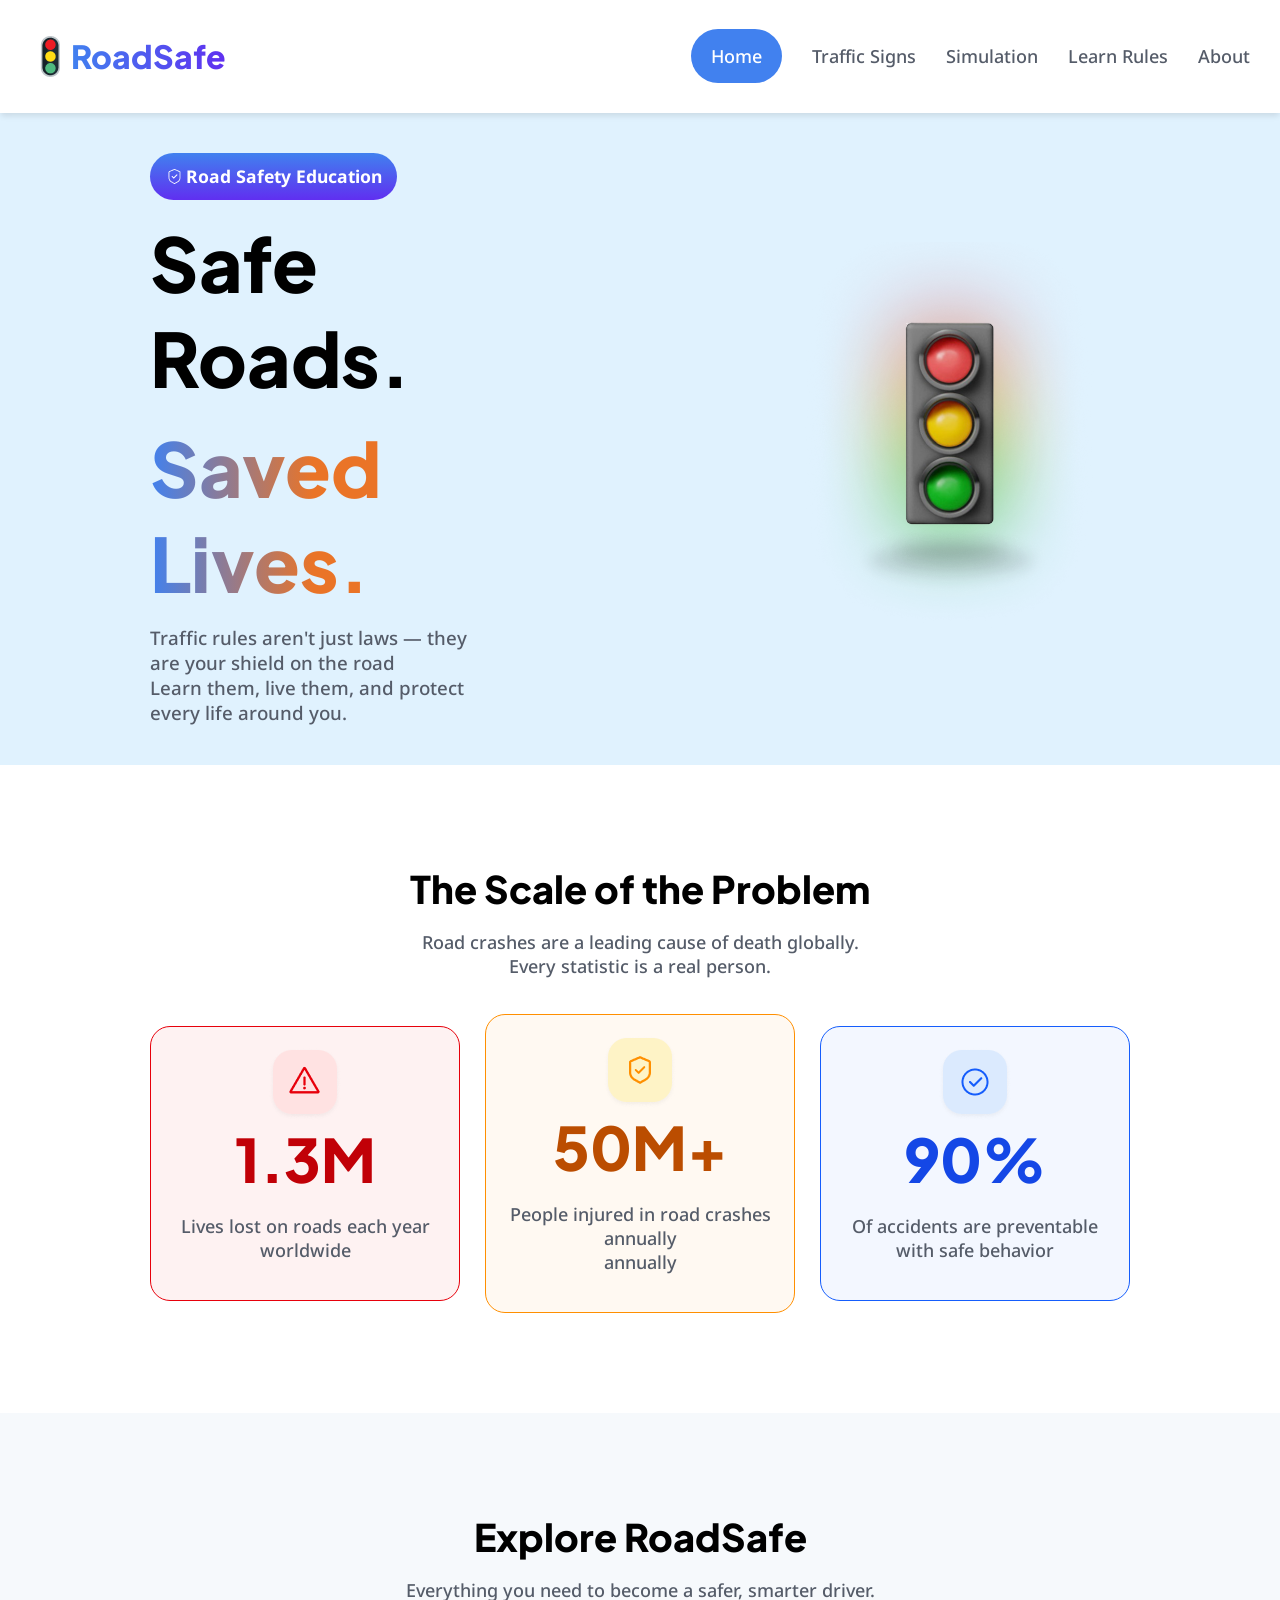
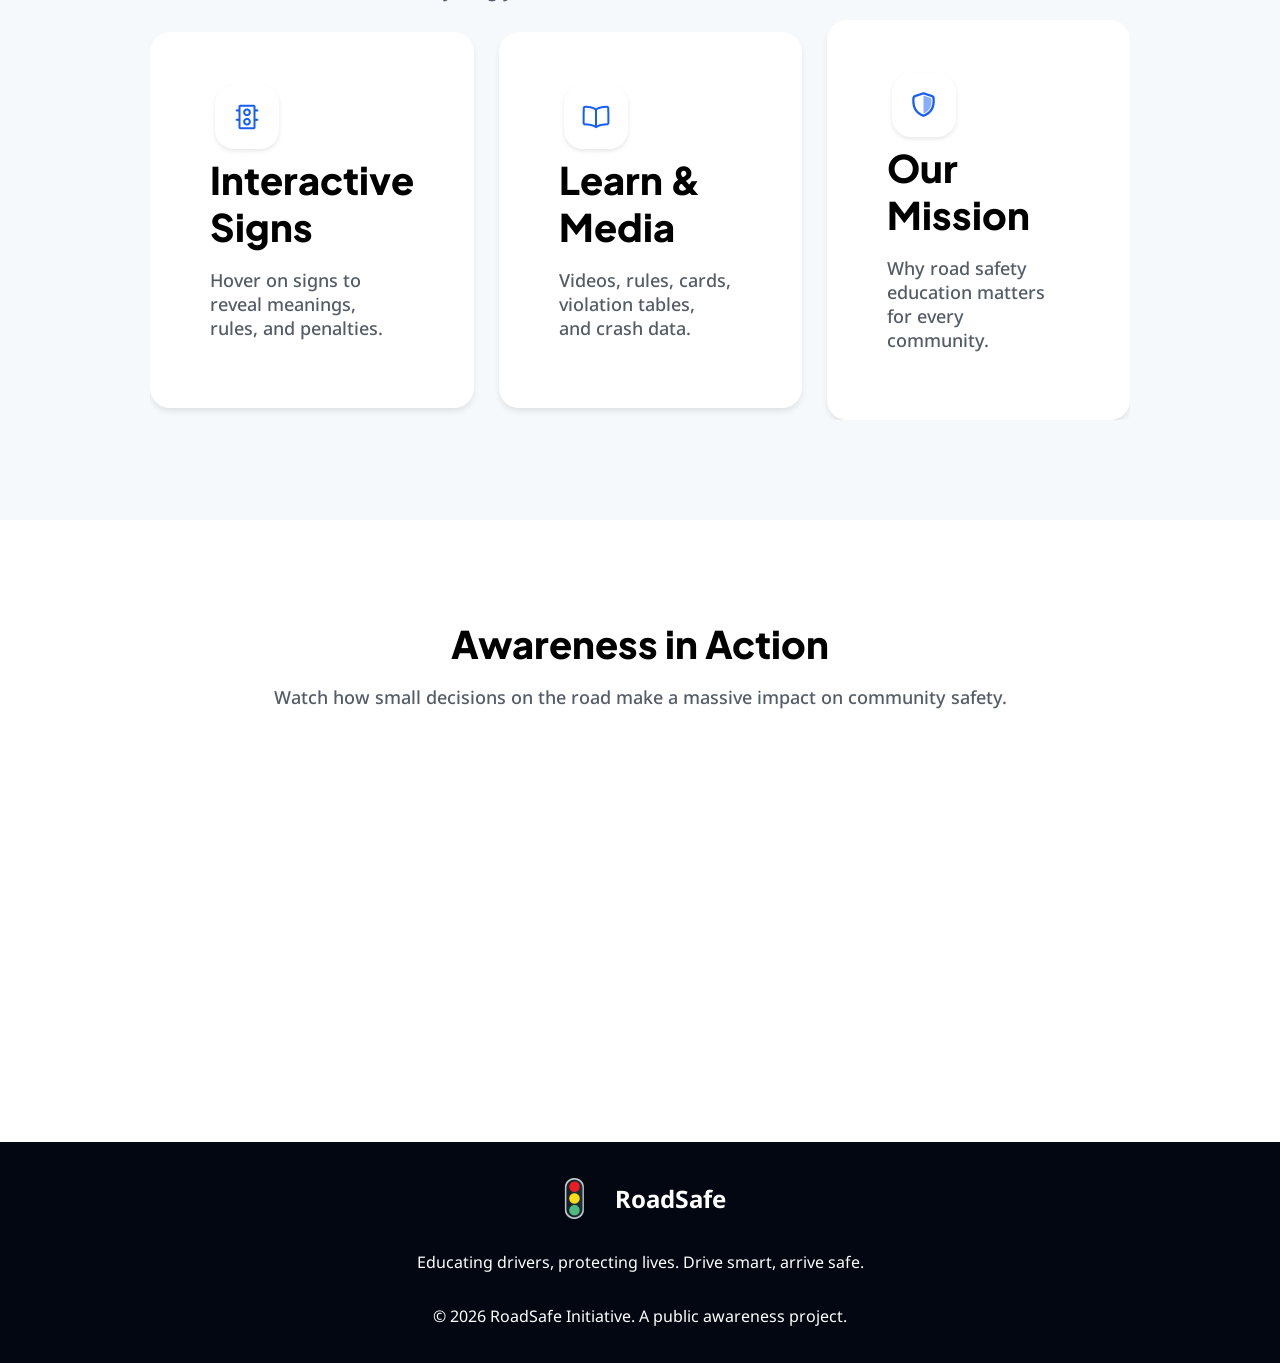
<file: index.html>
<!DOCTYPE html>
<html lang="en">
<head>
    <meta charset="UTF-8">
    <meta name="viewport" content="width=device-width, initial-scale=1.0">
    <title>RoadSafe</title>
    <link rel="stylesheet" href="styles.css">
    <link rel="preconnect" href="https://fonts.googleapis.com">
    <link rel="preconnect" href="https://fonts.gstatic.com" crossorigin>
    <link href="https://fonts.googleapis.com/css2?family=Jost:ital,wght@0,100..900;1,100..900&family=Noto+Sans+Georgian:wght@100..900&family=Plus+Jakarta+Sans:ital,wght@0,200..800;1,200..800&display=swap" rel="stylesheet">
</head>
<body>
    <main class="page-wrapper">
        <div class="navbar">
            <div class="logo">
                <img src="Assets/Index/emojione-v1_vertical-traffic-light.png" alt="">
                <h1 class="roadSafeTitle">RoadSafe</h1>
            </div>
            <div class="list">
                <li><a href="index.html" class="current">Home</a></li>
                <li><a href="traffic_signs.html">Traffic Signs</a></li>
                <li><a href="simulation.html">Simulation</a></li>
                <li><a href="learn-rules-1.html">Learn Rules</a></li>
                <li><a href="about.html">About</a></li>
            </div>
        </div>
        <section>
            <div class="container">
                <div class="container-2">
                    <div class="rectangle">
                        <img src="Assets/Index/iconamoon_shield-yes-thin.png" alt="">
                        <h3>Road Safety Education</h3>
                    </div>
                    <h1>Safe Roads.</h1>
                    <h1 class="linear-gradient">Saved Lives.</h1>
                    <h3 class="statement">Traffic rules aren't just laws — they are your shield on the road <br> 
                        Learn them, live them, and protect every life around you.</h3>
                </div>
                <div class="container-2">
                    <img src="Assets/Index/Group 48 (1).png" style="width:90%; height: auto;">
                </div>
            </div>
        </section>
        <section class="section-2">
            <h1>The Scale of the Problem</h1>
            <p>Road crashes are a leading cause of death globally. <br> Every statistic is a real person.</p>
            <br>
            <div class="container">
                <div class="stat-container">
                    <img src="Assets/Index/Group 28.png">
                    <h1>1.3M</h1>
                    <p>Lives lost on roads each year <br> worldwide</p>
                </div>
                <div class="stat-container" style="background-color: rgba(255, 143, 0, 0.05);
                    border: 1px solid rgb(255, 143, 0);">
                    <img src="Assets/Index/Group 29.png">
                    <h1 style="color: rgb(187, 77, 0)">50M+</h1>
                    <p>People injured in road crashes annually <br> annually</p>
                </div>
                <div class="stat-container" style="background-color: rgba(21, 93, 252, 0.05);
                    border: 1px solid rgb(21, 93, 252);">
                    <img src="Assets/Index/Group 28 (3).png">
                    <h1 style="color: rgb(20, 71, 230)">90%</h1>
                    <p>Of accidents are preventable <br> with safe behavior</p>
                </div>
            </div>
        </section>
        <section class="section-2" style="background-color: #F6F9FC;">
            <h1>Explore RoadSafe</h1>
            <p>Everything you need to become a safer, smarter driver.</p>
            <div class="container">
                <div class="feature-container">
                    <img src="Assets/Index/Group 48 (2).png" alt="">
                    <h1>Interactive Signs</h1>
                    <p>Hover on signs to reveal meanings, <br> rules, and penalties.</p>
                </div>
                <div class="feature-container">
                    <img src="Assets/Index/Group 49 (1).png" alt="">
                    <h1>Learn & Media</h1>
                    <p>Videos, rules, cards, violation tables,  <br> and crash data.</p>
                </div>
                <div class="feature-container">
                    <img src="Assets/Index/Group 51 (1).png" alt="">
                    <h1>Our Mission</h1>
                    <p>Why road safety education matters <br> for every community.</p>
                </div>
            </div>
        </section>
        <section class="section-2" style="background-color: #FFFFFF;">
            <h1>Awareness in Action</h1>
            <p>Watch how small decisions on the road make a massive impact on community safety.</p>
            <iframe width="560" height="315" src="https://www.youtube.com/embed/T61GJQ5M3eo?si=IejZIsbYE4IAzFta" title="YouTube video player" frameborder="0" allow="accelerometer; autoplay; clipboard-write; encrypted-media; gyroscope; picture-in-picture; web-share" referrerpolicy="strict-origin-when-cross-origin" allowfullscreen></iframe>
        </section>
        <section class="footer">
            <div class="footer-container">
                <img src="Assets/Index/emojione-v1_vertical-traffic-light.png" alt="">
                <h1>RoadSafe</h1>
            </div>
            <p>Educating drivers, protecting lives. Drive smart, arrive safe.</p>
            <p>© 2026 RoadSafe Initiative. A public awareness project.</p>
        </section>
    </main>
</body>
</html>
</file>
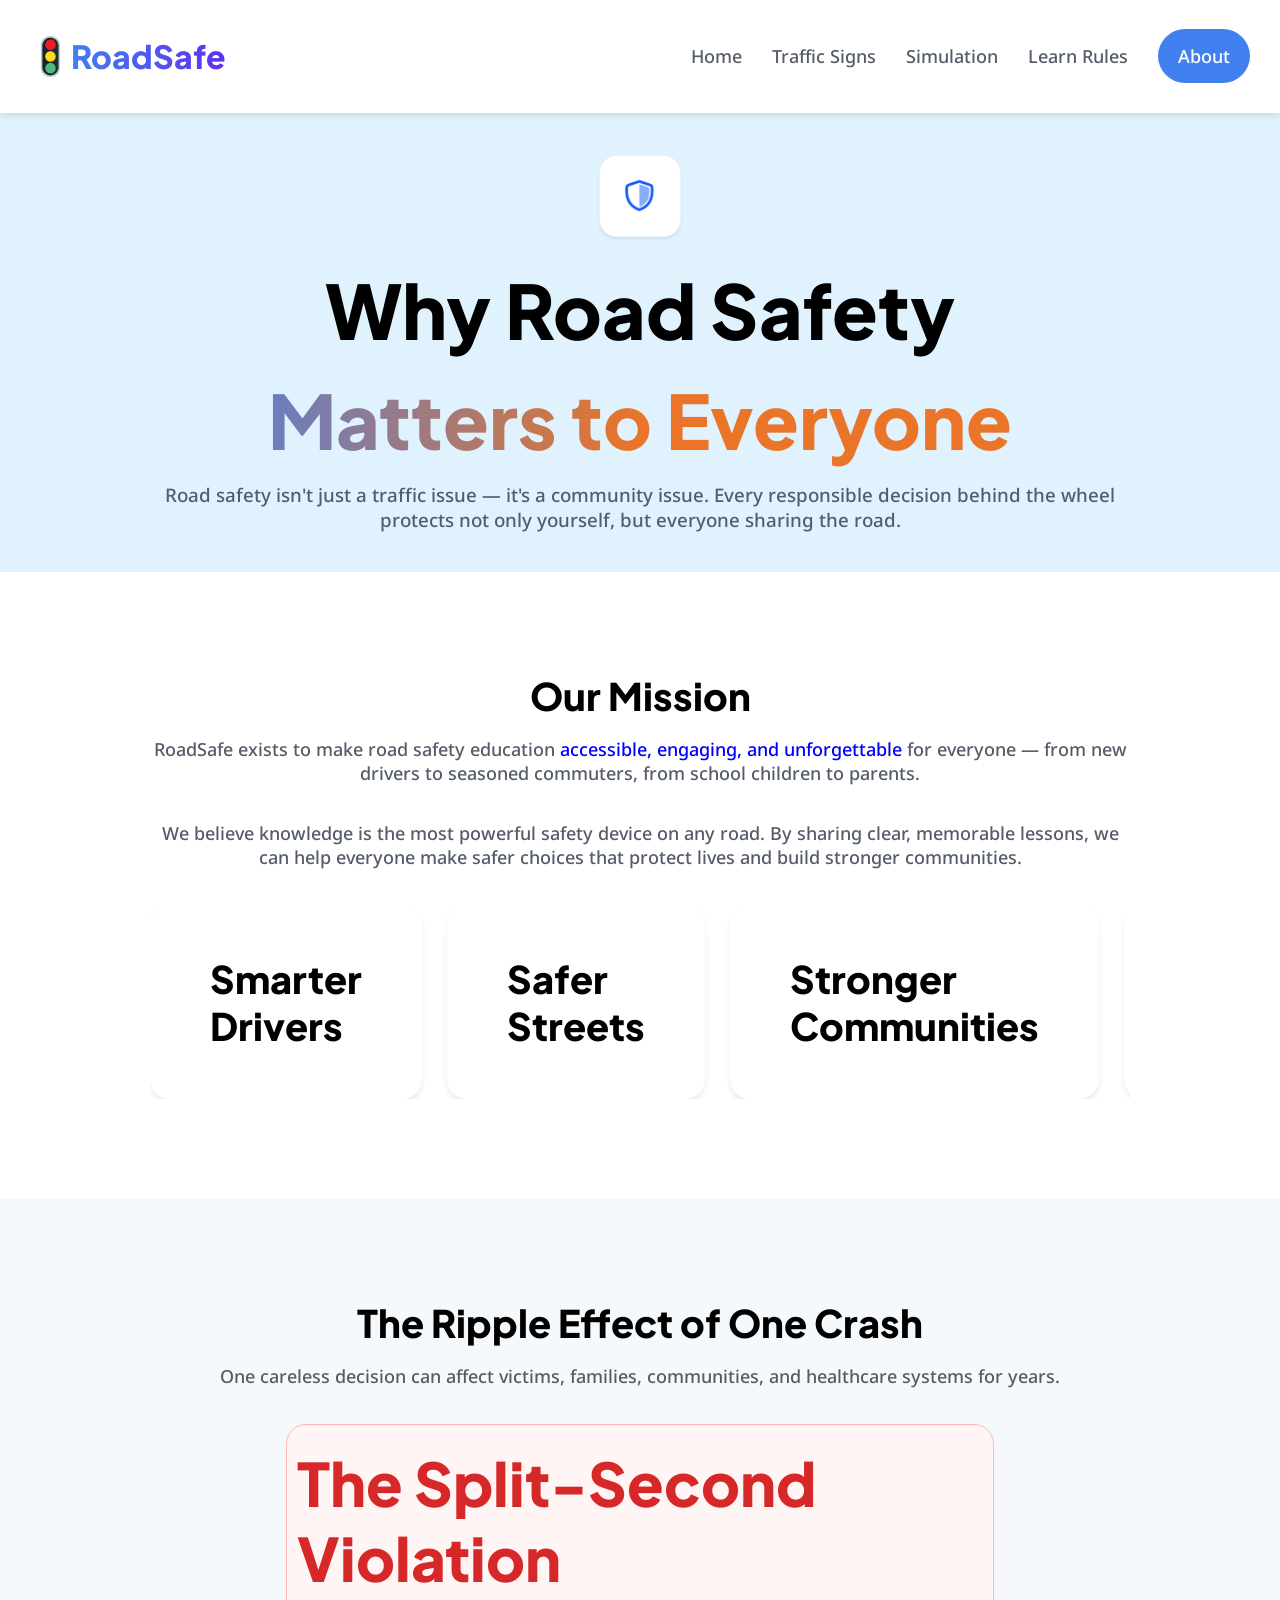
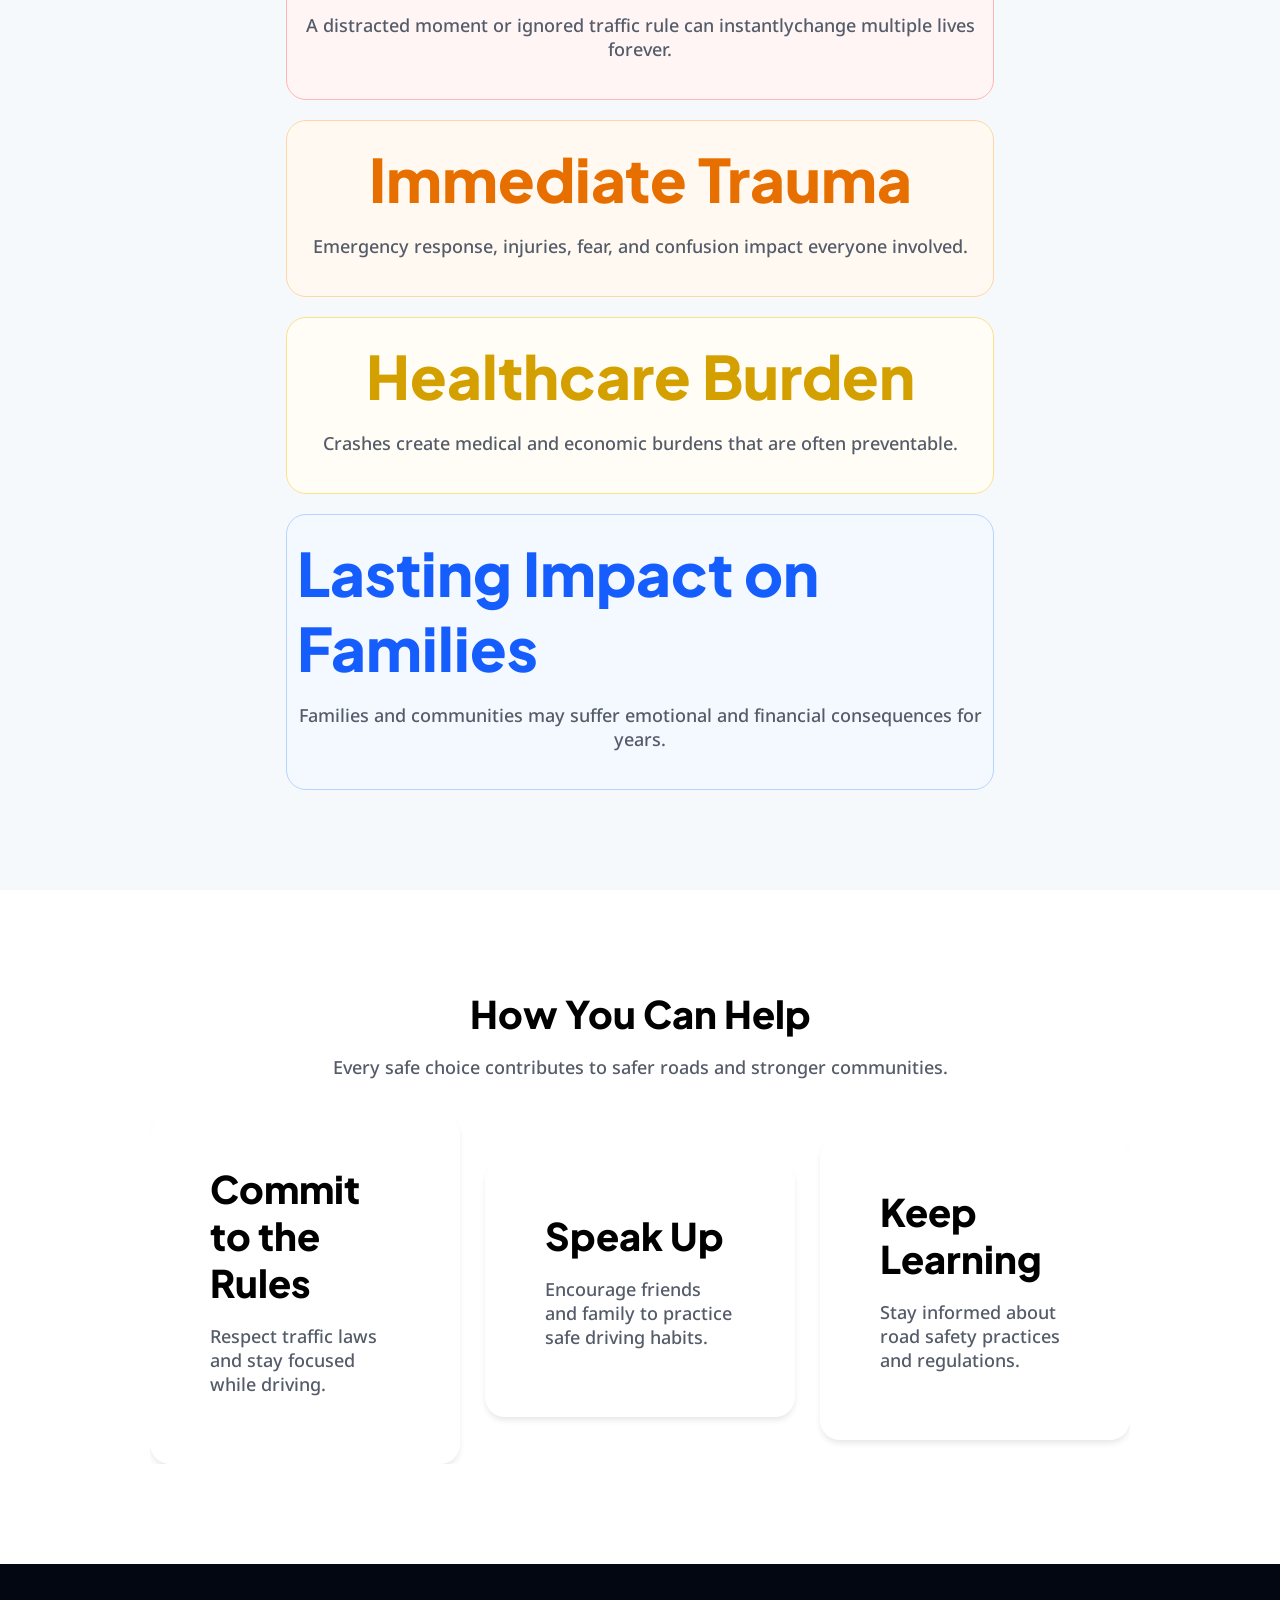
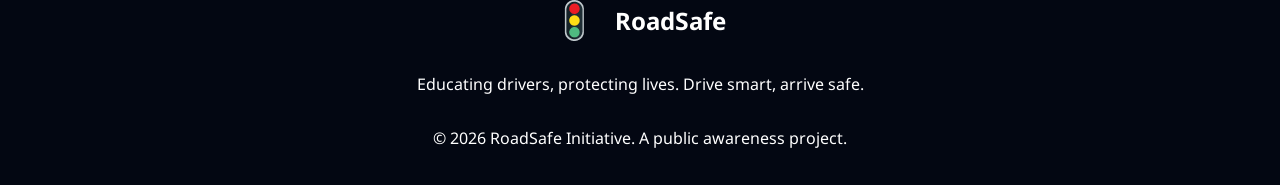
<file: about.html>
<!DOCTYPE html>
<html lang="en">
<head>
    <meta charset="UTF-8">
    <meta name="viewport" content="width=device-width, initial-scale=1.0">
    <title>RoadSafe</title>
    <link rel="stylesheet" href="styles.css">
    <link rel="preconnect" href="https://fonts.googleapis.com">
    <link rel="preconnect" href="https://fonts.gstatic.com" crossorigin>
    <link href="https://fonts.googleapis.com/css2?family=Jost:ital,wght@0,100..900;1,100..900&family=Noto+Sans+Georgian:wght@100..900&family=Plus+Jakarta+Sans:ital,wght@0,200..800;1,200..800&display=swap" rel="stylesheet">
</head>

<body>
<main class="page-wrapper">
  <div class="navbar">
    <div class="logo">
        <img src="Assets/Index/emojione-v1_vertical-traffic-light.png" alt="">
        <h1 class="roadSafeTitle">RoadSafe</h1>
    </div>
    <div class="list">
        <li><a href="index.html">Home</a></li>
        <li><a href="traffic_signs.html">Traffic Signs</a></li>
        <li><a href="simulation.html">Simulation</a></li>
        <li><a href="learn-rules-1.html">Learn Rules</a></li>
        <li><a href="about.html" class="current">About</a></li>
    </div>
</div>
    <section>
        <div class="container">
            <div class="container-2" style="text-align: center;">
                <div>
                    <img src="Assets/About/Group 40 (1).png" style="width:90px; height:auto;">
                </div>
                <h1>Why Road Safety</h1>
                <h1 class="linear-gradient">Matters to Everyone</h1>

                <h3 class="statement">
                    Road safety isn't just a traffic issue — it's a community issue.
                    Every responsible decision behind the wheel protects not only
                    yourself, but everyone sharing the road.
                </h3>
            </div>
        </div>
    </section>

    <section class="section-2">
        <h1>Our Mission</h1>
        <p>RoadSafe exists to make road safety education 
        <span style="color: blue;">accessible, engaging, and unforgettable</span>
        for everyone — from new drivers to seasoned commuters, from school children to parents.</p>
        <p>We believe knowledge is the most powerful safety device on any road.  By sharing clear, memorable lessons, we can help everyone make safer choices that protect lives and build stronger communities. </p>
        <br>

        <div class="container">
            <div class="feature-container">
                <h1>Smarter Drivers</h1>
            </div>
            <div class="feature-container">
                <h1>Safer Streets</h1>
            </div>
            <div class="feature-container">
                <h1>Stronger Communities</h1>
            </div>
             <div class="feature-container">
                <h1>Protected Lives</h1>
            </div>
        </div>
    </section>

    <section class="section-2" style="background-color:#F6F9FC;">

        <h1>The Ripple Effect of One Crash</h1>
        <p> One careless decision can affect victims, families, communities, and healthcare systems for years.</p>
        <br>
        <div class="container" style="flex-direction:column; gap:20px; width:100%;">
            <div class="stat-container"
                style="width:70%; border:1px solid #ffb6b6; background:#fff5f5;">
                <h1 style="color:#d62828;">The Split-Second Violation</h1>
                <p>A distracted moment or ignored traffic rule can instantlychange multiple lives forever.</p>
            </div>
            <div class="stat-container"
                style="width:70%; border:1px solid #ffd6a5; background:#fff9f2;">
                <h1 style="color:#e76f00;">Immediate Trauma</h1>
                <p>Emergency response, injuries, fear, and confusion impact everyone involved.</p>
            </div>
            <div class="stat-container"
                style="width:70%; border:1px solid #ffe08a; background:#fffdf5;">
                <h1 style="color:#d4a000;">Healthcare Burden</h1>
                <p> Crashes create medical and economic burdens that are often preventable.</p>
            </div>
            <div class="stat-container"
                style="width:70%; border:1px solid #b6d4ff; background:#f4f8ff;">
                <h1 style="color:#155dfc;">Lasting Impact on Families</h1>
                <p>Families and communities may suffer emotional and financial consequences for years.</p>
            </div>
        </div>
    </section>


    <section class="section-2">
        <h1>How You Can Help</h1>
        <p>Every safe choice contributes to safer roads and stronger communities.</p>
        <br>
        <div class="container">
            <div class="feature-container">
                <h1>Commit to the Rules</h1>
                <p> Respect traffic laws and stay focused while driving.</p>
            </div>

            <div class="feature-container">
                <h1>Speak Up</h1>
                <p>Encourage friends and family to practice safe driving habits.</p>
            </div>

            <div class="feature-container">
                <h1>Keep Learning</h1>
                <p>Stay informed about road safety practices and regulations.</p>
            </div>
        </div>
    </section>


    <section class="footer">
            <div class="footer-container">
                <img src="Assets/Index/emojione-v1_vertical-traffic-light.png" alt="">
                <h1>RoadSafe</h1>
            </div>
            <p>Educating drivers, protecting lives. Drive smart, arrive safe.</p>
            <p>© 2026 RoadSafe Initiative. A public awareness project.</p>
        </section>
</main>

</body>
</html>
</file>
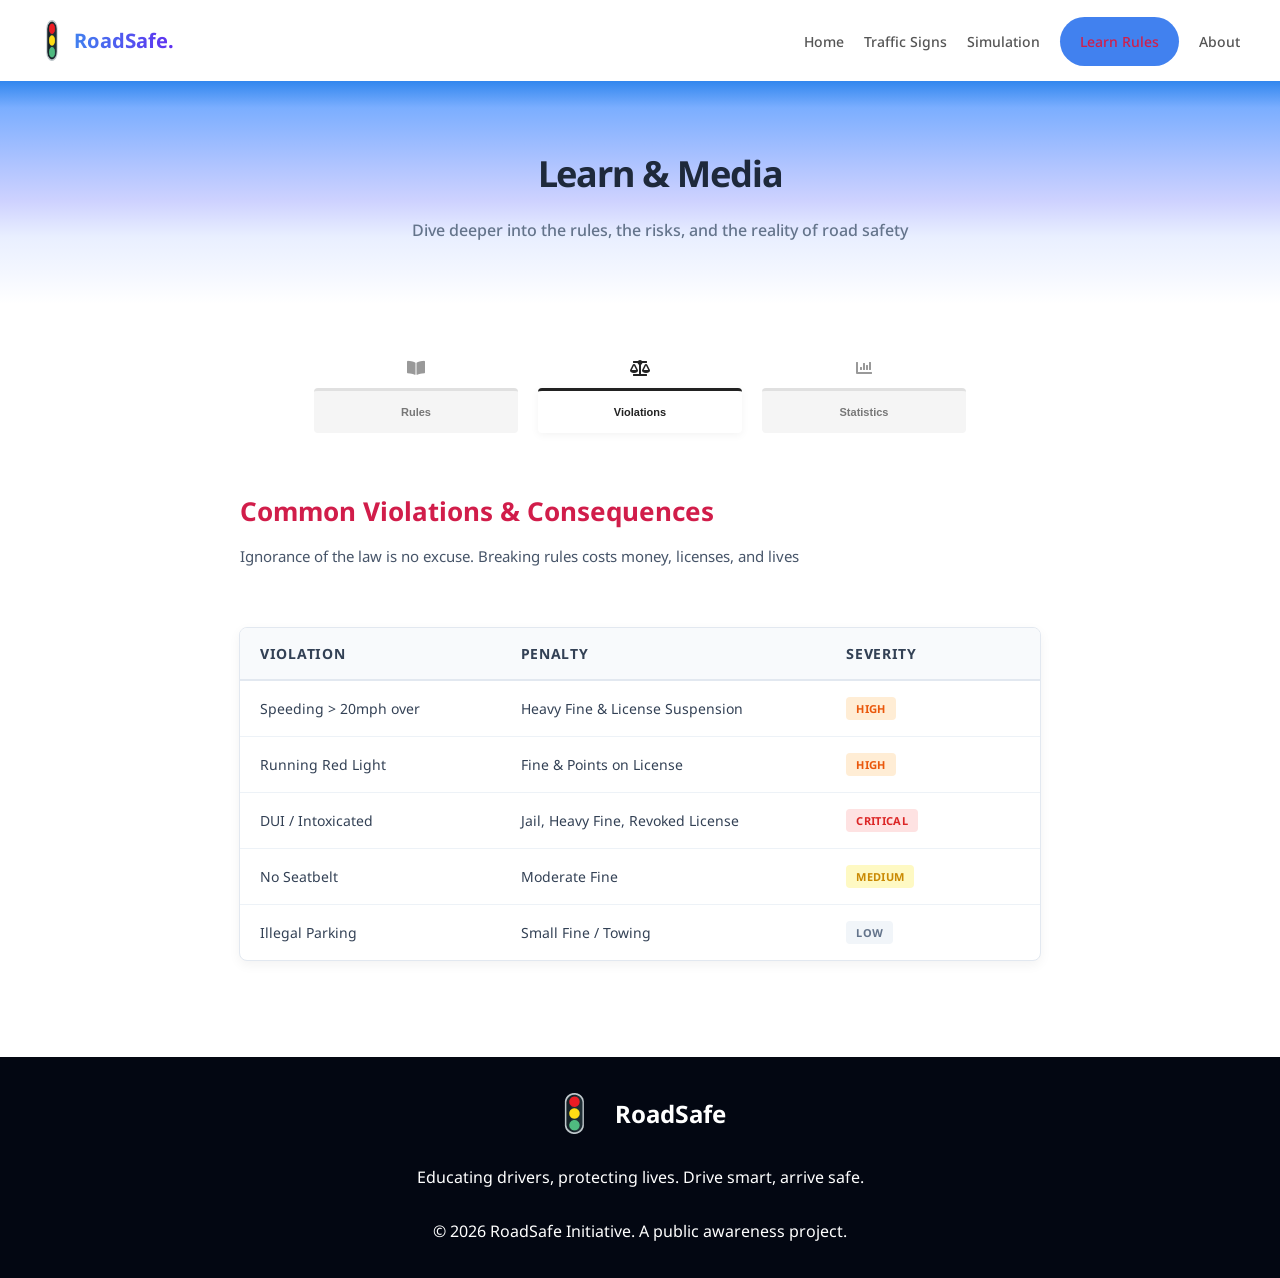
<file: learn-rules-2.html>
<!doctype html>
<html lang="en">
  <head>
    <meta charset="UTF-8" />
    <meta name="viewport" content="width=device-width, initial-scale=1.0" />
    <link rel="stylesheet" href="styles2.css" />
    <link rel="preconnect" href="https://fonts.googleapis.com">
    <link rel="preconnect" href="https://fonts.gstatic.com" crossorigin>
    <link href="https://fonts.googleapis.com/css2?family=Jost:ital,wght@0,100..900;1,100..900&family=Noto+Sans+Georgian:wght@100..900&family=Plus+Jakarta+Sans:ital,wght@0,200..800;1,200..800&display=swap" rel="stylesheet">
    <link
      rel="stylesheet"
      href="https://cdnjs.cloudflare.com/ajax/libs/font-awesome/5.15.4/css/all.min.css"
    />
    <title>RoadSafe</title>
  </head>
  <body class="learn-rules">
    
    <section>
      <div class="navbar">
        <div class="logo">
          <img src="Assets/Index/emojione-v1_vertical-traffic-light.png" alt="Traffic Light" />
          <h1 class="roadSafeTitle">RoadSafe.</h1>
        </div>
        <div class="list">
          <li><a href="index.html">Home</a></li>
          <li><a href="traffic_signs.html">Traffic Signs</a></li>
          <li><a href="simulation.html">Simulation</a></li>
          <li><a href="rules.html" class="current">Learn Rules</a></li>
          <li><a href="about.html">About</a></li>
        </div>
      </div>
    </section>

    <section class="learn-rules-hero">
      <h1>Learn & Media</h1>
      <p>Dive deeper into the rules, the risks, and the reality of road safety</p>
    </section>

    <section class="sd-grid-container">
  <div class="sd-group" onclick="switchActive(this)">
    <div class="sd-icon-outside">
      <i class="fas fa-book-open"></i>
    </div>
    <div class="sd-box-inside">
      <li class="sd-text"><a href="./learn-rules-1.html">Rules</a></li>
    </div>
  </div>

  <div class="sd-group active-sd" onclick="switchActive(this)">
    <div class="sd-icon-outside">
      <i class="fas fa-balance-scale"></i>
    </div>
    <div class="sd-box-inside">
      <li class="sd-text"><a href="./learn-rules-2.html">Violations</a></li>
    </div>
  </div>

  <div class="sd-group" onclick="switchActive(this)">
    <div class="sd-icon-outside">
      <i class="fas fa-chart-bar"></i>
    </div>
    <div class="sd-box-inside">
      <li class="sd-text"><a href="./learn-rules-3.html">Statistics</a></li>
    </div>
  </div>
</section>

    <section class="violation-gr">
      <div>
        <h1>Common Violations & Consequences</h1>
        <p>Ignorance of the law is no excuse. Breaking rules costs money, licenses, and lives</p>
      </div>
    </section>

    <section class="gr-table-container">
      <div class="gr-row gr-header">
        <p>Violation</p>
        <p>Penalty</p>
        <p>Severity</p>
      </div>

      <div class="gr-row">
        <p>Speeding > 20mph over</p>
        <p>Heavy Fine & License Suspension</p>
        <p><span class="gr-badge gr-high">HIGH</span></p>
      </div>

      <div class="gr-row">
        <p>Running Red Light</p>
        <p>Fine & Points on License</p>
        <p><span class="gr-badge gr-high">HIGH</span></p>
      </div>

      <div class="gr-row">
        <p>DUI / Intoxicated</p>
        <p>Jail, Heavy Fine, Revoked License</p>
        <p><span class="gr-badge gr-critical">CRITICAL</span></p>
      </div>

      <div class="gr-row">
        <p>No Seatbelt</p>
        <p>Moderate Fine</p>
        <p><span class="gr-badge gr-medium">MEDIUM</span></p>
      </div>

      <div class="gr-row">
        <p>Illegal Parking</p>
        <p>Small Fine / Towing</p>
        <p><span class="gr-badge gr-low">LOW</span></p>
      </div>
    </section>

    <section class="footer">
      <div class="footer-container">
        <img src="Assets/Index/emojione-v1_vertical-traffic-light.png" alt="Traffic Light" />
        <h1>RoadSafe</h1>
      </div>
      <p>Educating drivers, protecting lives. Drive smart, arrive safe.</p>
      <p>© 2026 RoadSafe Initiative. A public awareness project.</p>
    </section>
  </head>
</html>
</file>
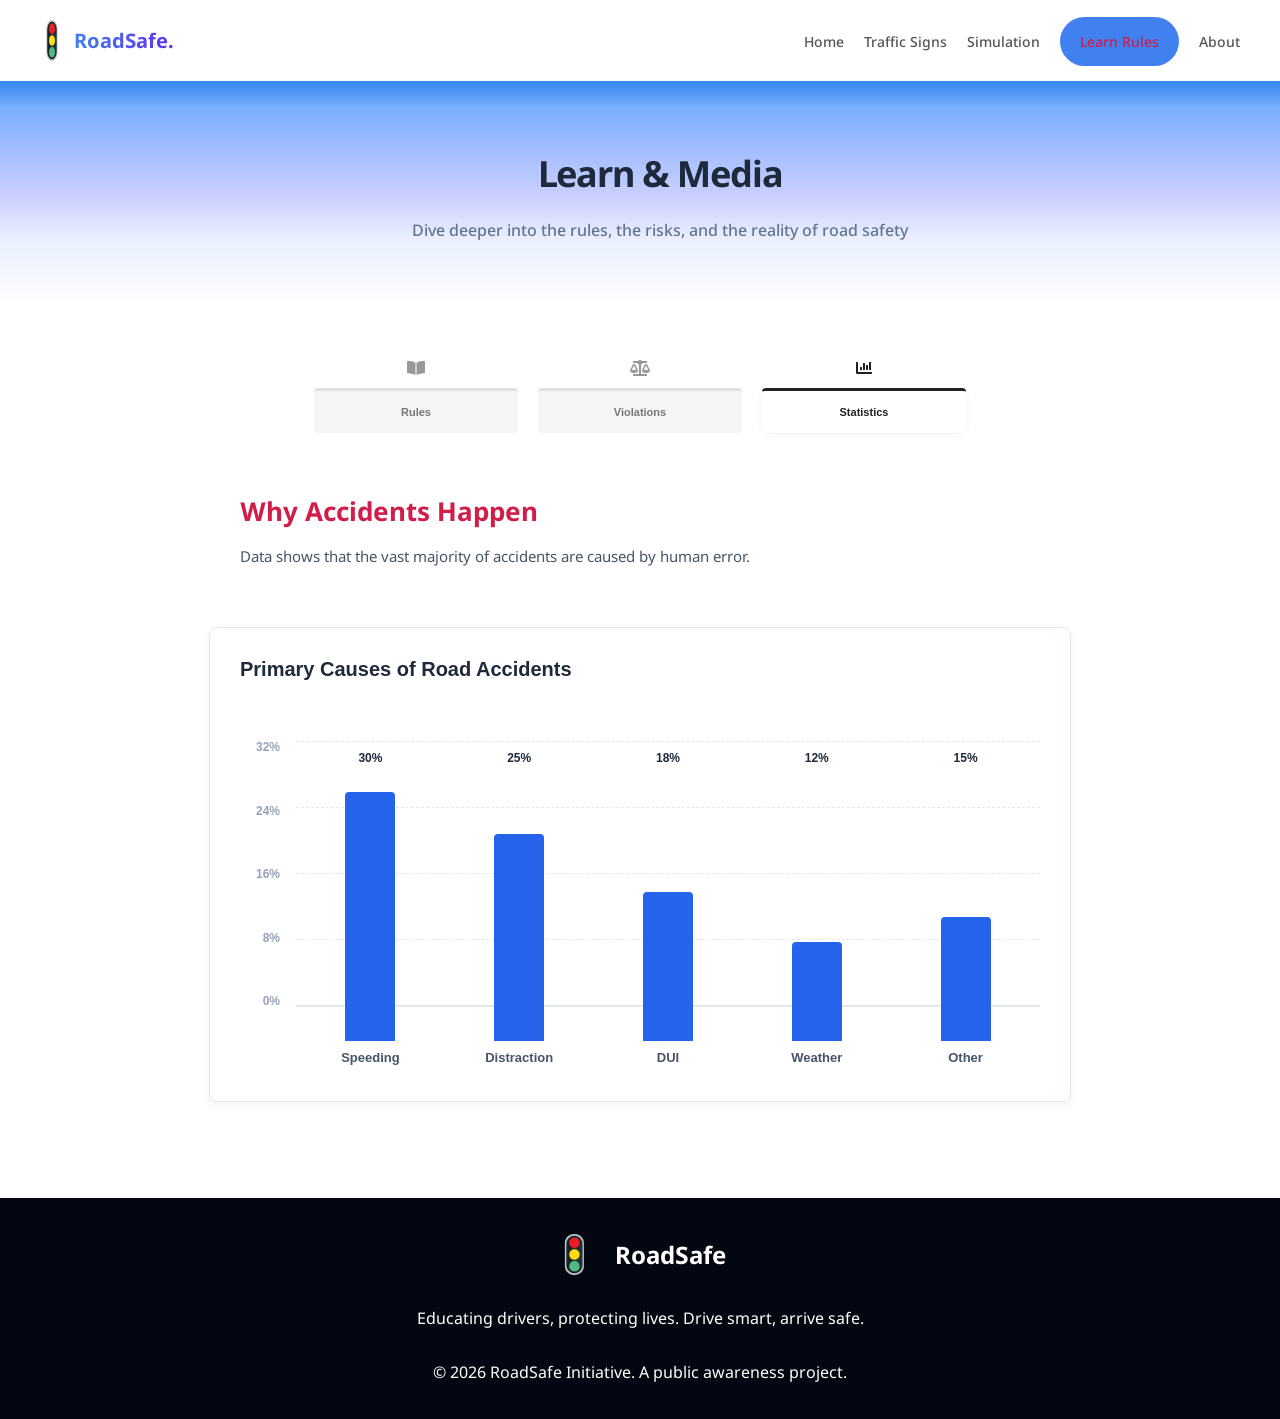
<file: learn-rules-3.html>
<!-- @format -->

<!doctype html>
<html lang="en">
	<head>
		<meta charset="UTF-8" />
		<meta name="viewport" content="width=device-width, initial-scale=1.0" />
		<link rel="stylesheet" href="styles2.css" />
		<link rel="preconnect" href="https://fonts.googleapis.com">
    	<link rel="preconnect" href="https://fonts.gstatic.com" crossorigin>
    	<link href="https://fonts.googleapis.com/css2?family=Jost:ital,wght@0,100..900;1,100..900&family=Noto+Sans+Georgian:wght@100..900&family=Plus+Jakarta+Sans:ital,wght@0,200..800;1,200..800&display=swap" rel="stylesheet">
		<link
			rel="stylesheet"
			href="https://cdnjs.cloudflare.com/ajax/libs/font-awesome/5.15.4/css/all.min.css"
		/>
		<title>RoadSafe</title>
	</head>
	<body class="learn-rules">
		<section>
			<div class="navbar">
				<div class="logo">
					<img
						src="Assets/Index/emojione-v1_vertical-traffic-light.png"
						alt="Traffic Light"
					/>
					<h1 class="roadSafeTitle">RoadSafe.</h1>
				</div>
				<div class="list">
					<li><a href="index.html">Home</a></li>
					<li><a href="traffic_signs.html">Traffic Signs</a></li>
					<li><a href="simulation.html">Simulation</a></li>
					<li><a href="rules.html" class="current">Learn Rules</a></li>
					<li><a href="about.html">About</a></li>
				</div>
			</div>
		</section>

		<section class="learn-rules-hero">
			<h1>Learn & Media</h1>
			<p>
				Dive deeper into the rules, the risks, and the reality of road safety
			</p>
		</section>

		<section class="sd-grid-container">
			<div class="sd-group" onclick="switchActive(this)">
				<div class="sd-icon-outside">
					<i class="fas fa-book-open"></i>
				</div>
				<div class="sd-box-inside">
					<li class="sd-text"><a href="./learn-rules-1.html">Rules</a></li>
				</div>
			</div>

			<div class="sd-group" onclick="switchActive(this)">
				<div class="sd-icon-outside">
					<i class="fas fa-balance-scale"></i>
				</div>
				<div class="sd-box-inside">
					<li class="sd-text"><a href="./learn-rules-2.html">Violations</a></li>
				</div>
			</div>

			<div class="sd-group active-sd" onclick="switchActive(this)">
				<div class="sd-icon-outside">
					<i class="fas fa-chart-bar"></i>
				</div>
				<div class="sd-box-inside">
					<li class="sd-text"><a href="./learn-rules-3.html">Statistics</a></li>
				</div>
			</div>
		</section>

		<section class="statistics-st">
			<div>
				<h1>Why Accidents Happen</h1>
				<p>
					Data shows that the vast majority of accidents are caused by human
					error.
				</p>
			</div>
		</section>

		<div class="chart-container">
			<h2 class="chart-title">Primary Causes of Road Accidents</h2>

			<div class="vertical-chart-layout">
				<div class="chart-y-axis">
					<div class="y-label">32%</div>
					<div class="y-label">24%</div>
					<div class="y-label">16%</div>
					<div class="y-label">8%</div>
					<div class="y-label">0%</div>
				</div>

				<div class="chart-main-area">
					<div class="chart-grid-lines">
						<div class="grid-line"></div>
						<div class="grid-line"></div>
						<div class="grid-line"></div>
						<div class="grid-line"></div>
						<div class="grid-line"></div>
					</div>

					<div class="vertical-bar-chart">
						<div class="v-chart-column">
							<div class="v-chart-bar-wrapper">
								<div class="v-chart-bar" style="height: 93.75%">
									<span class="v-chart-value">30%</span>
								</div>
							</div>
							<div class="v-chart-label">Speeding</div>
						</div>

						<div class="v-chart-column">
							<div class="v-chart-bar-wrapper">
								<div class="v-chart-bar" style="height: 78.12%">
									<span class="v-chart-value">25%</span>
								</div>
							</div>
							<div class="v-chart-label">Distraction</div>
						</div>

						<div class="v-chart-column">
							<div class="v-chart-bar-wrapper">
								<div class="v-chart-bar" style="height: 56.25%">
									<span class="v-chart-value">18%</span>
								</div>
							</div>
							<div class="v-chart-label">DUI</div>
						</div>

						<div class="v-chart-column">
							<div class="v-chart-bar-wrapper">
								<div class="v-chart-bar" style="height: 37.5%">
									<span class="v-chart-value">12%</span>
								</div>
							</div>
							<div class="v-chart-label">Weather</div>
						</div>

						<div class="v-chart-column">
							<div class="v-chart-bar-wrapper">
								<div class="v-chart-bar" style="height: 46.87%">
									<span class="v-chart-value">15%</span>
								</div>
							</div>
							<div class="v-chart-label">Other</div>
						</div>
					</div>
				</div>
			</div>
		</div>

		<section class="footer">
			<div class="footer-container">
				<img
					src="Assets/Index/emojione-v1_vertical-traffic-light.png"
					alt="Traffic Light"
				/>
				<h1>RoadSafe</h1>
			</div>
			<p>Educating drivers, protecting lives. Drive smart, arrive safe.</p>
			<p>© 2026 RoadSafe Initiative. A public awareness project.</p>
		</section>
	</body>
</html>
</file>
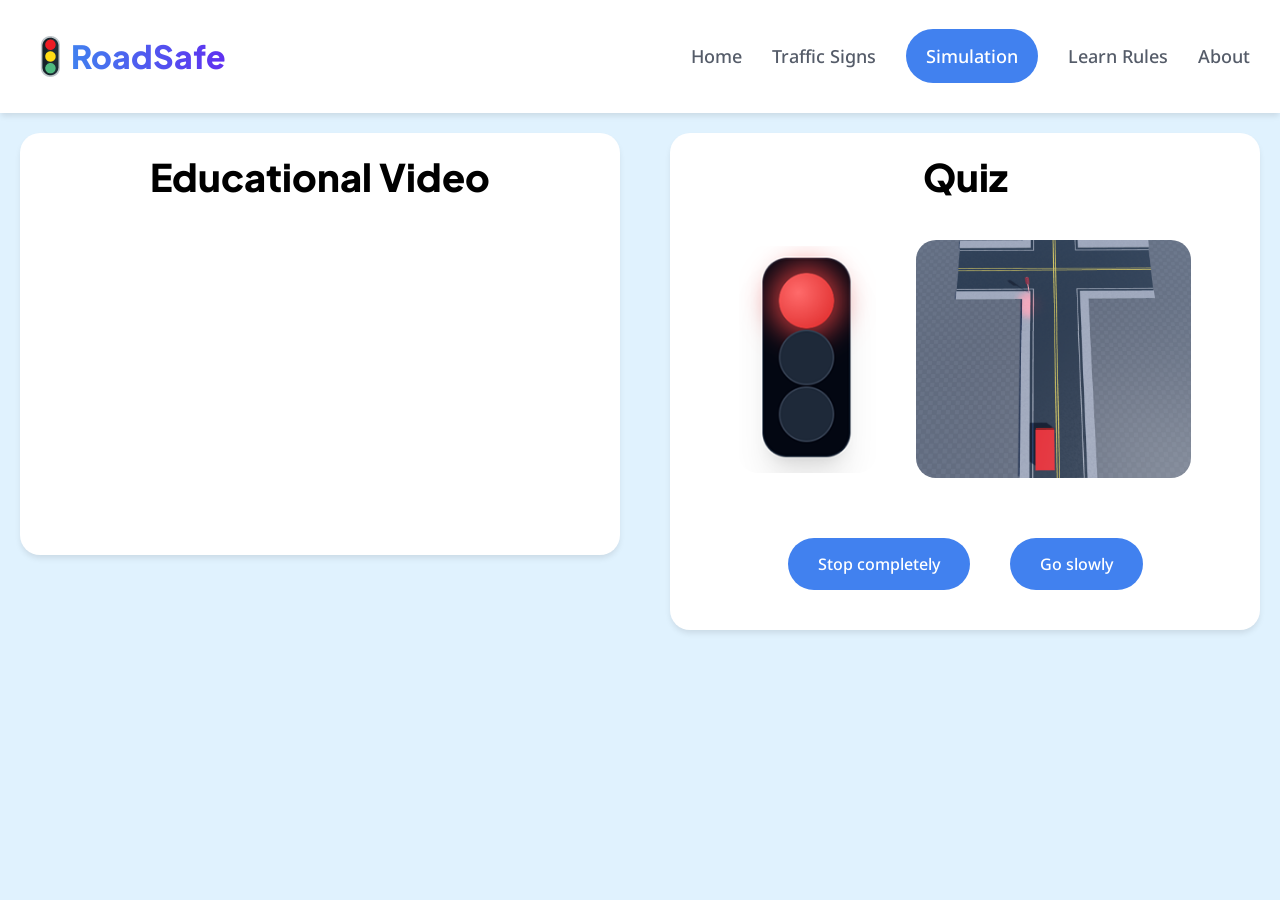
<file: simulation.html>
<!DOCTYPE html>
<html lang="en">
<head>
    <meta charset="UTF-8">
    <meta name="viewport" content="width=device-width, initial-scale=1.0">
    <title>RoadSafe</title>
    <link rel="stylesheet" href="styles.css">
    <link rel="preconnect" href="https://fonts.googleapis.com">
    <link rel="preconnect" href="https://fonts.gstatic.com" crossorigin>
    <link href="https://fonts.googleapis.com/css2?family=Jost:ital,wght@0,100..900;1,100..900&family=Noto+Sans+Georgian:wght@100..900&family=Plus+Jakarta+Sans:ital,wght@0,200..800;1,200..800&display=swap" rel="stylesheet">
</head>
<body>
    <main class="page-wrapper">
        <div class="navbar">
            <div class="logo">
                <img src="Assets/Index/emojione-v1_vertical-traffic-light.png" alt="">
                <h1 class="roadSafeTitle">RoadSafe</h1>
            </div>
            <div class="list">
                <li><a href="index.html">Home</a></li>
                <li><a href="traffic_signs.html">Traffic Signs</a></li>
                <li><a href="simulation.html" class="current">Simulation</a></li>
                <li><a href="learn-rules-1.html">Learn Rules</a></li>
                <li><a href="about.html">About</a></li>
            </div>
        </div>
        <section>
            <div class="flex-row-container">
                <div class="quiz-video">
                    <h1>Educational Video</h1>
                    <iframe id="youtube-video" width="560" height="315" src="" title="YouTube video player" frameborder="0" allow="accelerometer; autoplay; clipboard-write; encrypted-media; gyroscope; picture-in-picture; web-share" allowfullscreen></iframe>
                </div>
                <div class="quiz-content">
                    <h1>Quiz</h1>
                    <div class="quiz-content-images">
                        <img src="Assets/Traffic_Signs/image 8.png" alt="" id="sign-image">
                        <img src="" alt="" id="pertanyaan">
                    </div>
                    <div class="quiz-content-images">
                        <button id="left-button" class="more-btn" onclick="checkAnswer('left')">placeholder</button>
                        <button id="right-button" class="more-btn"onclick="checkAnswer('right')">placeholder</button>
                    </div>
                </div>
            </div>
        </section>
    </main>
    <script src="script.js"></script>
</body>
</html>
</file>
<file: styles.css>
body {
  background-color: #E0F2FE;
  margin: 0;
  overflow-x: auto;
}

main{
  margin: 0;
  padding: 0;
}

.page-wrapper{
  width: 100%;
  max-width: 1920px;
  margin: 0 auto;
}

.navbar {
  display: flex;
  justify-content: space-between;
  align-items: center;
  padding: 15px 30px;
  background-color: rgb(255, 255, 255);
  top: 0;
  z-index: 1000;
  flex-wrap: wrap;
  box-shadow: 0 4px 6px -1px rgba(0, 0, 0, 0.1);
}

.logo{
  display: flex;
  justify-content: space-between;
  align-items: center;
}

.logo img{
  width: 41px;
  height: 41px;
}

.roadSafeTitle{
  background: linear-gradient(90deg, #4181EF, #602FF0);
  -webkit-background-clip: text; 
  background-clip: text;
  -webkit-text-fill-color: transparent;
  font-family: "Plus Jakarta Sans", sans-serif;
  font-weight: 900;
}

.list {
  display: flex;
  gap: 30px;
  list-style: none;
  align-items: center;
  flex-wrap: wrap;
}

.list li a {
  color: #555C69;
  text-decoration: none;
  font-size: 18px;
  font-weight: 500;
  font-family: "Noto Sans Georgian", sans-serif;
}

.current {
  background-color: #4181EF;
  border-radius: 30px;
  padding: 15px 20px;
}

.list li a.current {
  color: white;
}

.rectangle{
  background: linear-gradient(180deg, #4181EF, #602FF0);
  width: 217px;
  height: 33px;
  border: none;
  border-radius: 30px;
  display: flex;
  align-items: center;
  justify-content: space-between;
  color: #FFFFFF;
  font-family: "Noto Sans Georgian", sans-serif;
  font-size: 15px;
  font-weight: 500;
  padding: 7px 15px;
}

.container{
  display: flex;
  justify-content: space-between;
  align-items: center;
  margin-top: 0px;
  max-width: 100%;
  gap: 25px;
  overflow-x: scroll;
}

.container-2{
  display: flex;
  flex-direction: column;
  padding: 40px 150px;
  gap: 15px;
}

.container-2 h1, 
.container-2 h3, 
.container-2 .rectangle {
  margin: 0; 
}

.container-2 .statement{
  font-family: "Noto Sans Georgian", sans-serif;
  font-weight: 500;
  color: #555C69;
}

.container h1{
  font-family: "Plus Jakarta Sans", sans-serif;
  font-weight: 900;
  font-size: 75px;
  margin: 0;
}

.linear-gradient{
  background: linear-gradient(90deg, #4181EF, #EA7427 50%);
  -webkit-background-clip: text; 
  background-clip: text;
  -webkit-text-fill-color: transparent;
}

.section-2{
  background-color: #FFFFFF;
  display: flex;
  flex-direction: column;
  align-items: center;
  padding: 100px 150px;
}

.section-2 h1{
  font-family: "Plus Jakarta Sans", sans-serif;
  font-weight: 900;
  font-size: 38px;
  alignment: center;
  margin: 0;
}

.section-2 p{
  font-family: "Noto Sans Georgian", sans-serif;
  font-weight: 500;
  font-size: 18px;
  color: rgb(85, 92, 105);
  text-align: center;
}

.stat-container{
  display:flex;
  flex-direction:column;
  align-items:center;
  border-radius: 20px;
  border: 1px solid rgb(231,0,11);
  background-color: rgba(231,0,11,0.05);
  padding: 20px 10px;
  width: 376px;
  height: auto;
}

.stat-container h1{
  font-family: "Plus Jakarta Sans", sans-serif;
  font-weight: 900;
  font-size: 60px;
  margin: 0;
  color: rgb(193, 0, 7);
}

.stat-container p{
  font-family: "Noto Sans Georgian", sans-serif;
  font-weight: 500;
  color: rgb(85, 92, 105);
  text-align: center;
}

.feature-container{
  display:flex;
  flex-direction:column;
  justify-content: flex-start;
  align-items: flex-start;
  border-radius: 20px;
  box-shadow: 0 4px 6px -1px rgba(0, 0, 0, 0.1);
  background-color: #FFFFFF;
  padding: 50px 60px;
  width: 336px;
  height: auto;
}

.feature-container h1,
.feature-container p{
  text-align: left;
}

.footer{
  background-color: #030712;
  display: flex;
  flex-direction: column;
  justify-content: space-between;
  align-items: center;
  padding: 20px 30px;
  color: #FFFFFF;
  font-family: "Noto Sans Georgian", sans-serif;
}

.footer-container{
  display: flex;
  justify-content: space-between;
  align-items: center;
  flex-wrap: wrap;
  gap: 20px;
}

.section-1-traffic{
  background: linear-gradient(180deg, #155DFC, #602FF0);
  display: flex;
  flex-direction: column;
  align-items: center;
  padding: 100px 150px;
}

.section-1-traffic h1{
  font-family: "Plus Jakarta Sans", sans-serif;
  font-weight: 900;
  font-size: 75px;
  alignment: center;
  margin: 0;
  color: #FFFFFF;
}

.section-1-traffic p{
  font-family: "Noto Sans Georgian", sans-serif;
  font-weight: 500;
  font-size: 20px;
  color: #FFFFFF;
  text-align: center;
}

.traffic-container{
  display: grid;
  grid-template-columns: repeat(3, 1fr);
  gap: 20px;
  background-color: #f3f3f3;
  padding: 40px;
  overflow-x: auto;
}

.sign-container{
  padding: 20px;
  display: flex;
  flex-direction: column;
  justify-content: space-between;
  align-items: center;
  background-color: #FFFFFF;
  border-radius: 20px;
  box-shadow: 0 4px 6px -1px rgba(0, 0, 0, 0.1);
  text-align: center;
  font-family: "Noto Sans Georgian", sans-serif;
  height: auto;
}

.sign-container h2,
.sign-container h3,
.sign-container p{
  margin: 0;
}


.sign-type{
  background-color: rgba(255, 0, 0, 0.2);
  padding: 0 10px;
  border-radius: 30px;
  font-size: 12px;
  font-family: "Noto Sans Georgian", sans-serif;
  font-weight: 600;
  color: rgb(255,0,0);
}

.audio-btn{
  border-radius: 30px;
  padding: 10px 10px;
  margin: 10px;
}

.more-btn{
  background-color: #4181EF;
  color: #FFFFFF;
  border: none;
  border-radius: 30px;
  padding: 15px 30px;
  font-family: "Noto Sans Georgian", sans-serif;
  font-size: 16px;
  font-weight: 500;
}

.more-btn:hover{
  background-color: #135ee0;
  color: #FFFFFF;
  border: none;
  border-radius: 30px;
  padding: 15px 30px;
  font-family: "Noto Sans Georgian", sans-serif;
  font-size: 16px;
  font-weight: 500;
}

.flex-row-container{
  display: flex;
  flex-direction: row;
  gap: 10px;
}

.quiz-video{
  display: flex;
  flex-direction: column;
  margin: 20px;
  width: 100%;
  height: 100%;
  background-color: #FFFFFF;
  border-radius: 20px;
  box-shadow: 0 4px 6px -1px rgba(0, 0, 0, 0.1);
  padding: 20px;
  align-items: center;
  gap: 20px;
}

.quiz-video h1{
  font-family: "Plus Jakarta Sans", sans-serif;
  font-weight: 900;
  font-size: 38px;
  alignment: center;
  margin: 0;
}

.quiz-content{
  display: flex;
  flex-direction: column;
  margin: 20px;
  width: 100%;
  height: 100%;
  background-color: #FFFFFF;
  border-radius: 20px;
  box-shadow: 0 4px 6px -1px rgba(0, 0, 0, 0.1);
  padding: 20px;
  list-style: none;
  gap: 20px;
  align-items: center;
}

.quiz-content h1{
  font-family: "Plus Jakarta Sans", sans-serif;
  font-weight: 900;
  font-size: 38px;
  alignment: center;
  margin: 0;
}

.quiz-content-images{
  position: relative;
  display: flex;
  width: 100%;
  height: 100%;
  gap: 40px;
  align-items: center;
  justify-content: center;
  padding: 20px;
  overflow-x: auto;
}


.quiz-content-images img{
  width: 50%;
  height: auto;
  border-radius: 20px;
}

.quiz-content-images #sign-image{
  width: 25%;
  height: auto;
  border-radius: 20px;
}

.sign-hover{
  position: relative;
  display: block;
  width: 100%;
  height: 500px;
  margin: 20px;
}

.sign-hover img{
  position: absolute;
  top: 0;
  left: 0;
  width: 100%;
  height: 100%;
  object-fit: cover;
  border-radius: 10px;
}

.static-image {
  z-index: 2;
  opacity: 1;
  transition: opacity 0.3s ease;
}

.gif-image {
  z-index: 1;
}

.sign-hover:hover .static-image {
  opacity: 0;
  cursor: pointer;
}

.hidden{
  display: none !important;
}

@media screen and (max-width: 768px) {

  .flex-row-container{
  display: flex;
  flex-direction: column;
  gap: 10px;
}
  h1{
    font-size: 28px;
  }
  h2{
    font-size: 22px;
  }
  p{
    font-size: 14px;
  }

}
</file>
<file: styles2.css>
/** @format */

body {
	background-color: #e0f2fe;
	margin: 0;
}

main {
	margin: 0;
	padding: 0;
}

.navbar {
	display: flex;
	justify-content: space-between;
	align-items: center;
	padding: 15px 30px;
	background-color: rgb(255, 255, 255);
	top: 0;
	z-index: 1000;
	flex-wrap: wrap;
	box-shadow: 0 4px 6px -1px rgba(0, 0, 0, 0.1);
}

.logo {
	display: flex;
	justify-content: space-between;
	align-items: center;
}

.logo img {
	width: 41px;
	height: 41px;
}

.roadSafeTitle {
	background: linear-gradient(90deg, #4181ef, #602ff0);
	-webkit-background-clip: text;
	background-clip: text;
	-webkit-text-fill-color: transparent;
}

.list {
	display: flex;
	gap: 30px;
	list-style: none;
	align-items: center;
	flex-wrap: wrap;
}

.list li a {
	color: #555c69;
	text-decoration: none;
	font-size: 18px;
	font-weight: 500;
	font-family: "Noto Sans Georgian", sans-serif;
}

.current {
	background-color: #4181ef;
	border-radius: 30px;
	padding: 15px 20px;
}

.list li a.current {
	color: white;
}

.rectangle {
	background: linear-gradient(180deg, #4181ef, #602ff0);
	width: 217px;
	height: 33px;
	border: none;
	border-radius: 30px;
	display: flex;
	align-items: center;
	justify-content: space-between;
	color: #ffffff;
	font-family: "Noto Sans Georgian", sans-serif;
	font-size: 15px;
	font-weight: 500;
	padding: 7px 15px;
}

.container {
	display: flex;
	justify-content: space-between;
	align-items: center;
	margin-top: 0px;
	max-width: 100%;
	gap: 25px;
}

.container-2 {
	display: flex;
	flex-direction: column;
	padding: 40px 150px;
	gap: 15px;
}

.container-2 h1,
.container-2 h3,
.container-2 .rectangle {
	margin: 0;
}

.container-2 .statement {
	font-family: "Noto Sans Georgian", sans-serif;
	font-weight: 500;
	color: #555c69;
}

.container h1 {
	font-family: "Plus Jakarta Sans", sans-serif;
	font-weight: 900;
	font-size: 75px;
	margin: 0;
}

.linear-gradient {
	background: linear-gradient(90deg, #4181ef, #ea7427 50%);
	-webkit-background-clip: text;
	background-clip: text;
	-webkit-text-fill-color: transparent;
}

.section-2 {
	background-color: #ffffff;
	display: flex;
	flex-direction: column;
	align-items: center;
	padding: 100px 150px;
}

.section-2 h1 {
	font-family: "Plus Jakarta Sans", sans-serif;
	font-weight: 900;
	font-size: 38px;
	alignment: center;
	margin: 0;
}

.section-2 p {
	font-family: "Noto Sans Georgian", sans-serif;
	font-weight: 500;
	font-size: 18px;
	color: rgb(85, 92, 105);
	text-align: center;
}

.stat-container {
	display: flex;
	flex-direction: column;
	align-items: center;
	border-radius: 20px;
	border: 1px solid rgb(231, 0, 11);
	background-color: rgba(231, 0, 11, 0.05);
	padding: 20px 10px;
	width: 376px;
	height: auto;
}

.stat-container h1 {
	font-family: "Plus Jakarta Sans", sans-serif;
	font-weight: 900;
	font-size: 60px;
	margin: 0;
	color: rgb(193, 0, 7);
}

.stat-container p {
	font-family: "Noto Sans Georgian", sans-serif;
	font-weight: 500;
	color: rgb(85, 92, 105);
	text-align: center;
}

.feature-container {
	display: flex;
	flex-direction: column;
	justify-content: flex-start;
	align-items: flex-start;
	border-radius: 20px;
	box-shadow: 0 4px 6px -1px rgba(0, 0, 0, 0.1);
	background-color: #ffffff;
	padding: 50px 60px;
	width: 336px;
	height: auto;
}

.feature-container h1,
.feature-container p {
	text-align: left;
}

.footer {
	background-color: #030712;
	display: flex;
	flex-direction: column;
	justify-content: space-between;
	align-items: center;
	padding: 20px 30px;
	color: #ffffff;
	font-family: "Noto Sans Georgian", sans-serif;
}

.footer-container {
	display: flex;
	justify-content: space-between;
	align-items: center;
	flex-wrap: wrap;
	gap: 20px;
}

/* hv */

.learn-rules {
	font-family: "Noto Sans Georgian", sans-serif;
	background-color: white;
}

.learn-rules-hero {
	display: flex;
	flex-direction: column;
	justify-content: center;
	align-items: center;
	text-align: center;
	width: 100%;
	padding-top: 48px;
	padding-bottom: 100px;
	background: linear-gradient(
		180deg,
		#3186ee 0%,
		#7baeff 12%,
		#96b9ff 25%,
		#b2c5ff 39%,
		#ced2ff 54%,
		#e9efff 70%,
		#f4f7ff 86%,
		#ffffff 100%
	);

	h1 {
		font-size: 3rem;
		font-weight: 700;
		letter-spacing: -0.03em;
		color: #ffffff;
		margin-bottom: 16px;
		padding: 8px 40px;
		display: inline-block;
	}

	p {
		font-size: 1.25rem;
		font-weight: 500;
		max-width: 600px;
		margin: 0 auto;
		color: #ffffff;
		line-height: 1.6;
	}
}
.sd-grid-container {
	display: flex;
	flex-direction: row;
	gap: 32px;
	width: 100%;
	max-width: 640px;
	margin: 0 auto 20px auto;
	font-family: sans-serif;
}

.sd-group {
	flex: 1;
	display: flex;
	flex-direction: column;
	align-items: center;
	cursor: pointer;
}

.sd-icon-outside {
	font-size: 16px;
	margin-top: 6px;
	margin-bottom: 12px;
	display: flex;
	align-items: center;
	justify-content: center;
	color: #999;
	transition: color 0.2s ease;
}

.sd-box-inside {
	width: 100%;
	display: flex;
	align-items: center;
	justify-content: center;
	text-align: center;
	padding: 14px 6px;
	border-radius: 4px;
	background-color: #f5f5f5;
	border-top: 3px solid #e0e0e0;
	transition: all 0.2s ease;
}

.sd-text {
	font-size: 11px;
	font-weight: 600;
	color: #777;
	line-height: 1.3;
	transition: color 0.2s ease;
	list-style: none;
	width: 100%;
}

.sd-text a {
	color: inherit;
	text-decoration: none;
	display: block;
	width: 100%;
}

.sd-group.active-sd .sd-icon-outside,
.sd-group:hover .sd-icon-outside {
	color: #222;
}

.sd-group.active-sd .sd-box-inside,
.sd-group:hover .sd-box-inside {
	background-color: #ffffff;
	border-top-color: #222;
	box-shadow: 0 2px 8px rgba(0, 0, 0, 0.05);
}

.sd-group.active-sd .sd-text,
.sd-group:hover .sd-text {
	color: #222;
}

.lr-category {
	display: flex;
	flex-direction: row;
	justify-content: center;
	gap: 12px;
	padding: 24px 64px;
	margin: 0 auto 60px auto;
	max-width: 1800px;
	width: 100%;
	box-sizing: border-box;
}

.lr-tabs {
	display: flex;
	justify-content: center;
	align-items: stretch;
	gap: 24px;
	padding: 40px 24px;
	max-width: 1200px;
	margin: 0 auto 80px auto;
	flex-wrap: wrap;
	cursor: pointer;
}

.tabs-1,
.tabs-2,
.tabs-3 {
	flex: 1;
	min-width: 280px;
	max-width: 360px;
}

.tabs-container {
	background-color: #ffffff;
	border-radius: 16px;
	padding: 32px 24px;
	border: 1px solid rgba(201, 201, 201, 0.3);

	text-align: left;
	height: 100%;
	box-shadow:
		0 10px 25px -5px rgba(0, 0, 0, 0.05),
		0 8px 10px -6px rgba(0, 0, 0, 0.03);
	transition:
		transform 0.25s cubic-bezier(0.4, 0, 0.2, 1),
		box-shadow 0.25s cubic-bezier(0.4, 0, 0.2, 1);

	img {
		width: 48px;
		height: 48px;
		object-fit: contain;
		margin-bottom: 20px;
		display: block;
	}

	h1 {
		font-size: 1.35rem;
		font-weight: 700;
		color: #1e293b;
		margin-bottom: 12px;
		letter-spacing: -0.01em;
		line-height: 1.3;
	}

	p {
		font-size: 0.95rem;
		font-weight: 400;
		color: #64748b;
		line-height: 1.6;
		margin: 0;

		br {
			@media (max-width: 640px) {
				display: none;
			}
		}
	}

	&:hover {
		transform: translateY(-6px);
		box-shadow:
			0 20px 25px -5px rgba(0, 0, 0, 0.08),
			0 10px 10px -5px rgba(0, 0, 0, 0.04);
	}
}

.lr-badge-icon {
	display: inline-flex;
	align-items: center;
	justify-content: center;
	width: 56px;
	height: 56px;
	border-radius: 12px;
	margin-bottom: 20px;
	font-size: 24px;
}

.badge-guard {
	background-color: #dcfce7;
	color: #15803d;
}

.badge-warning {
	background-color: #fef9c3;
	color: #a16207;
}

.badge-car {
	background-color: #dbeafe;
	color: #1d4ed8;
}

.sd-lower-hero {
	color: black;
	font-family: monospace;
	font-size: 2rem;
	font-weight: 900;
	display: flex;
	justify-content: center;
}

.lr-category .rules,
.lr-category .violation {
	flex: 1;
	min-width: 320px;
	max-width: 800px;
	min-height: 360px;
	display: flex;
}

.lr-category .rules .lr-feature-container {
	padding: 0;
	overflow: hidden;
	position: relative;
	height: 100%;
}

.lr-category .rules .lr-feature-container .traffic-jam {
	width: 100%;
	height: 100%;
	max-width: none;
	max-height: none;
	object-fit: cover;
	margin-bottom: 0;
	display: block;
}

.lr-category .rules .lr-feature-container h1,
.lr-category .rules .lr-feature-container p {
	display: none;
}

.lr-category .violation .lr-feature-container {
	display: flex;
	flex-direction: column;
	justify-content: center;
	align-items: center;
	text-align: center;
	height: 100%;
}

.lr-category .violation .lr-feature-container .garuda {
	width: auto;
	max-width: 180px;
	height: auto;
	margin: 0 auto 20px auto;
	display: block;
	object-fit: contain;
}

.lr-category .violation .lr-feature-container h1,
.lr-category .violation .lr-feature-container p {
	text-align: center;
	width: 100%;
}

.lr-feature-container {
	cursor: pointer;
	background-color: #ffffff;
	border-radius: 20px;
	padding: 48px 60px;
	width: 100%;
	height: auto;
	text-align: left;
	border: 1px solid rgba(201, 201, 201, 0.3);
	box-sizing: border-box;
	box-shadow: 0 10px 25px -5px rgba(0, 0, 0, 0.05);
	transition:
		transform 0.25s ease,
		box-shadow 0.25s ease;
}

.lr-feature-container h1 {
	font-family: "Plus Jakarta Sans", sans-serif;
	font-size: 1.75rem;
	font-weight: 800;
	color: #1e293b;
	margin: 0 0 16px 0;
	line-height: 1.3;
}

.lr-feature-container p {
	font-family: "Noto Sans Georgian", sans-serif;
	font-size: 1.05rem;
	font-weight: 400;
	color: #555c69;
	line-height: 1.6;
	margin: 0;
}

.lr-feature-container:hover {
	transform: translateY(-4px);
	box-shadow: 0 20px 30px -10px rgba(0, 0, 0, 0.08);
}

.lr-category .violation .lr-feature-container h1 {
	font-family: "Times New Roman", Times, serif;
}

.lr-category .violation .lr-feature-container p {
	color: black;
	font-family: "Times New Roman", Times, serif;
	font-weight: bold;
	font-size: 1.1rem;
	line-height: 1.8;
}

/* hv 2 */

.violation-gr {
	text-align: start;
	max-width: 800px;
	margin: 0 auto 24px auto;
	margin-top: 60px;
	margin-bottom: 60px;
	padding: 0 20px;
}

.violation-gr h1 {
	font-size: 26px;
	color: #d11d4a;
	margin: 0 0 10px 0;
	font-weight: 700;
}

.violation-gr p {
	font-size: 15px;
	color: #475569;
	line-height: 1.5;
	margin: 0;
	margin-top: 16px;
}

.gr-table-container {
	max-width: 800px;
	margin: 0 auto 96px auto;
	background-color: #ffffff;
	border-radius: 8px;
	box-shadow: 0 4px 12px rgba(0, 0, 0, 0.05);
	overflow: hidden;
	border: 1px solid #e2e8f0;
}

.gr-row {
	display: grid;
	grid-template-columns: 1.2fr 1.5fr 0.8fr;
	align-items: center;
	padding: 16px 20px;
	border-bottom: 1px solid #edf2f7;
}

.gr-row:last-child {
	border-bottom: none;
}

.gr-header {
	background-color: #f8fafc;
	border-bottom: 2px solid #e2e8f0;
}

.gr-header p {
	font-weight: 700;
	color: #475569;
	text-transform: uppercase;
	font-size: 11px;
	letter-spacing: 0.05em;
}

.gr-row p {
	margin: 0;
	font-size: 14px;
	color: #334155;
}

.gr-badge {
	display: inline-block;
	padding: 4px 10px;
	border-radius: 4px;
	font-size: 11px;
	font-weight: 700;
	text-align: center;
	letter-spacing: 0.03em;
}

.gr-critical {
	background-color: #fee2e2;
	color: #dc2626;
}

.gr-high {
	background-color: #ffedd5;
	color: #ea580c;
}

.gr-medium {
	background-color: #fef9c3;
	color: #ca8a04;
}

.gr-low {
	background-color: #f1f5f9;
	color: #64748b;
}

/* hv3 */
body {
	margin: 0;
	padding: 0;
	font-family: sans-serif;
	background-color: #f8fafc;
}

.navbar {
	display: flex;
	justify-content: space-between;
	align-items: center;
	padding: 20px 40px;
	background-color: #fff;
}

.navbar .logo {
	display: flex;
	align-items: center;
	gap: 10px;
}

.navbar .logo img {
	width: 24px;
}

.navbar h1.roadSafeTitle {
	font-size: 20px;
	margin: 0;
}

.navbar .list {
	display: flex;
	gap: 20px;
	list-style: none;
	margin: 0;
	padding: 0;
}

.navbar .list a {
	text-decoration: none;
	color: #555;
	font-size: 14px;
	font-weight: 500;
	transition: color 0.2s ease;
}

.navbar .list a:hover,
.navbar .list a.current {
	color: #d11d4a;
}

.learn-rules-hero {
	text-align: center;
	padding: 60px 20px;
	background-color: #ffffff;
	margin-bottom: 50px;
}

.learn-rules-hero h1 {
	font-size: 36px;
	margin: 0 0 12px 0;
	color: #1e293b;
}

.learn-rules-hero p {
	font-size: 16px;
	color: #64748b;
	margin: 0;
}

.sd-grid-container {
	display: flex;
	flex-direction: row;
	gap: 32px;
	width: 100%;
	max-width: 640px;
	margin: 0 auto 60px auto;
}

.sd-group {
	flex: 1;
	display: flex;
	flex-direction: column;
	align-items: center;
	cursor: pointer;
}

.sd-icon-outside {
	font-size: 16px;
	margin-top: 6px;
	margin-bottom: 12px;
	display: flex;
	align-items: center;
	justify-content: center;
	color: #999;
	transition: color 0.2s ease;
}

.sd-box-inside {
	width: 100%;
	display: flex;
	align-items: center;
	justify-content: center;
	text-align: center;
	padding: 14px 6px;
	border-radius: 4px;
	background-color: #f5f5f5;
	border-top: 3px solid #e0e0e0;
	transition: all 0.2s ease;
}

.sd-text {
	font-size: 11px;
	font-weight: 600;
	color: #777;
	line-height: 1.3;
	transition: color 0.2s ease;
	list-style: none;
	width: 100%;
}

.sd-text a {
	color: inherit;
	text-decoration: none;
	display: block;
	width: 100%;
}

.sd-group.active-sd .sd-icon-outside,
.sd-group:hover .sd-icon-outside {
	color: #222;
}

.sd-group.active-sd .sd-box-inside,
.sd-group:hover .sd-box-inside {
	background-color: #ffffff;
	border-top-color: #222;
	box-shadow: 0 2px 8px rgba(0, 0, 0, 0.05);
}

.sd-group.active-sd .sd-text,
.sd-group:hover .sd-text {
	color: #222;
}

.statistics-st {
	text-align: start;
	max-width: 800px;
	margin: 0 auto 24px auto;
	margin-top: 60px;
	margin-bottom: 60px;
	padding: 0 20px;
}

.statistics-st h1 {
	font-size: 26px;
	color: #d11d4a;
	margin: 0 0 10px 0;
	font-weight: 700;
}

.statistics-st p {
	font-size: 15px;
	color: #475569;
	line-height: 1.5;
	margin: 0;
	margin-top: 16px;
}
.chart-container {
	max-width: 800px;
	margin: 0 auto 96px auto;
	padding: 30px;
	background-color: #ffffff;
	border-radius: 8px;
	box-shadow: 0 4px 12px rgba(0, 0, 0, 0.05);
	border: 1px solid #e2e8f0;
	font-family: sans-serif;
}

.chart-title {
	font-size: 20px;
	font-weight: 700;
	color: #1e293b;
	margin-top: 0;
	margin-bottom: 40px;
}

.vertical-chart-layout {
	display: flex;
	gap: 16px;
	height: 320px;
	margin-bottom: 30px;
}

.chart-y-axis {
	display: flex;
	flex-direction: column;
	justify-content: space-between;
	align-items: flex-end;
	width: 40px;
	padding-top: 20px;
	padding-bottom: 34px;
	box-sizing: border-box;
}

.y-label {
	font-size: 12px;
	font-weight: 600;
	color: #94a3b8;
	line-height: 1;
}

.chart-main-area {
	flex: 1;
	position: relative;
	height: 100%;
}

.chart-grid-lines {
	position: absolute;
	top: 0;
	left: 0;
	width: 100%;
	height: 100%;
	display: flex;
	flex-direction: column;
	justify-content: space-between;
	pointer-events: none;
	padding-top: 20px;
	padding-bottom: 34px;
	box-sizing: border-box;
}

.grid-line {
	width: 100%;
	border-top: 1px dashed #e2e8f0;
}

.grid-line:last-child {
	border-top: 2px solid #e2e8f0;
}

.vertical-bar-chart {
	position: absolute;
	top: 0;
	left: 0;
	width: 100%;
	height: 100%;
	display: flex;
	justify-content: space-around;
	align-items: flex-end;
	z-index: 2;
}

.v-chart-column {
	display: flex;
	flex-direction: column;
	align-items: center;
	flex: 1;
	height: 100%;
	justify-content: flex-end;
}

.v-chart-bar-wrapper {
	width: 50px;
	height: calc(100% - 54px);
	display: flex;
	align-items: flex-end;
	justify-content: center;
	position: relative;
}

.v-chart-bar {
	width: 100%;
	background-color: #2563eb;
	border-radius: 4px 4px 0 0;
	display: flex;
	justify-content: center;
	align-items: flex-start;
	transition: height 1s ease-in-out;
}

.v-chart-value {
	font-size: 12px;
	font-weight: 700;
	color: #1e293b;
	position: absolute;
	top: -24px;
}

.v-chart-label {
	position: absolute;
	bottom: -24px;
	font-size: 13px;
	font-weight: 600;
	color: #475569;
	text-align: center;
	white-space: nowrap;
}
</file>
